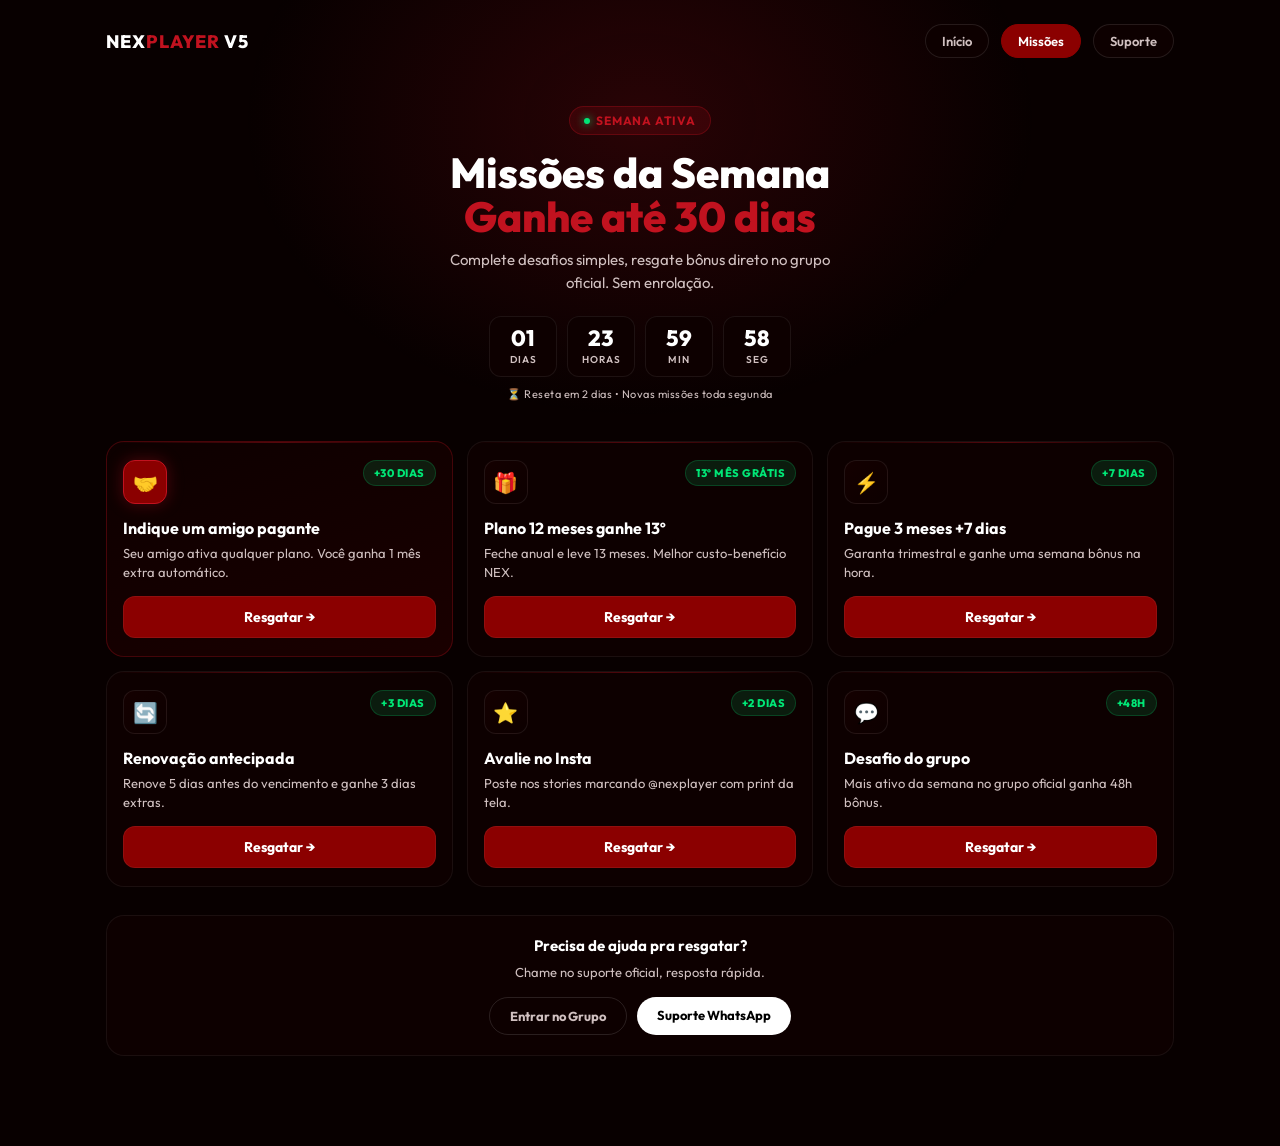
<file: missoes.html>
<!DOCTYPE html>
<html lang="pt-BR">
<head>
<meta charset="UTF-8"/>
<meta name="viewport" content="width=device-width, initial-scale=1.0"/>
<title>NEX PLAYER V5 - Missões da Semana</title>
<link href="https://fonts.googleapis.com/css2?family=Outfit:wght@400;600;700;800&display=swap" rel="stylesheet"/>
<style>
/* ===== RESET & VARS V5 ===== */
:root{
  --bg:#080000;
  --card:#0D0000;
  --card2:#140000;
  --red:#8B0000;
  --red2:#C1121F;
  --text:#FFFFFF;
  --text2:#D0C0C0;
  --green:#00E676;
  --green-bg:rgba(0,230,118,0.12);
  --radius:18px;
}
*{margin:0;padding:0;box-sizing:border-box}
body{
  background:var(--bg);
  color:var(--text);
  font-family:'Outfit',sans-serif;
  min-height:100vh;
  overflow-x:hidden;
  -webkit-font-smoothing:antialiased;
}
/* glow sutil só css */
body::before{
  content:'';
  position:fixed;top:-20%;left:50%;transform:translateX(-50%);
  width:800px;height:600px;
  background:radial-gradient(ellipse, rgba(193,18,31,0.18) 0%, transparent 70%);
  pointer-events:none;z-index:0;
}
a{text-decoration:none;color:inherit}

/* ===== HEADER ===== */
.header{
  position:relative;z-index:1;
  padding:24px 16px 12px;
  max-width:1100px;margin:0 auto;
}
.top-nav{
  display:flex;justify-content:space-between;align-items:center;
  margin-bottom:28px;
}
.logo{font-weight:800;font-size:18px;letter-spacing:1px}
.logo span{color:var(--red2)}
.nav-links{display:flex;gap:12px}
.nav-btn{
  padding:8px 16px;border-radius:999px;
  border:1px solid rgba(255,255,255,0.1);
  background:var(--card);color:var(--text2);
  font-size:13px;font-weight:600;
  transition:.2s;
}
.nav-btn:hover{border-color:var(--red2);color:var(--text)}
.nav-btn.active{background:var(--red);color:#fff;border-color:var(--red)}

/* ===== HERO ===== */
.hero{
  text-align:center;
  padding:8px 16px 24px;
  position:relative;z-index:1;
}
.badge{
  display:inline-flex;align-items:center;gap:6px;
  background:rgba(193,18,31,0.15);
  border:1px solid rgba(193,18,31,0.3);
  color:var(--red2);
  padding:6px 14px;border-radius:999px;
  font-size:12px;font-weight:700;letter-spacing:.8px;
  margin-bottom:16px;
}
.badge-dot{
  width:6px;height:6px;background:var(--green);
  border-radius:50%;box-shadow:0 0 8px var(--green);
}
.hero h1{
  font-size:clamp(28px,6vw,42px);
  font-weight:800;line-height:1.05;
  margin-bottom:10px;
}
.hero h1 em{font-style:normal;color:var(--red2)}
.hero p{color:var(--text2);font-size:15px;max-width:420px;margin:0 auto 22px;line-height:1.5}

/* timer */
.timer-wrap{
  display:flex;justify-content:center;gap:10px;
  margin:0 auto 8px;
}
.t-box{
  background:var(--card);
  border:1px solid rgba(255,255,255,0.07);
  border-radius:12px;
  min-width:68px;padding:10px 8px;
  text-align:center;
}
.t-box strong{
  display:block;font-size:22px;font-weight:800;
  color:#fff;line-height:1;
}
.t-box span{
  display:block;margin-top:4px;
  font-size:10px;font-weight:600;letter-spacing:1px;
  color:var(--text2);text-transform:uppercase;
}
.timer-label{
  font-size:11px;color:var(--text2);letter-spacing:.5px;
  margin-top:10px;
}

/* ===== GRID ===== */
.main{
  position:relative;z-index:1;
  max-width:1100px;margin:0 auto;
  padding:16px 16px 90px;
}
.grid{
  display:grid;
  grid-template-columns:1fr;
  gap:14px;
}
@media(min-width:600px){.grid{grid-template-columns:1fr 1fr}}
@media(min-width:900px){.grid{grid-template-columns:1fr 1fr 1fr}}

/* card */
.card{
  background:var(--card);
  border:1px solid rgba(255,255,255,0.06);
  border-radius:var(--radius);
  padding:18px 16px;
  position:relative;
  overflow:hidden;
  transition:transform .2s, border-color .2s;
}
.card:hover{
  transform:translateY(-2px);
  border-color:rgba(193,18,31,0.35);
  box-shadow:0 8px 24px rgba(0,0,0,0.5), 0 0 0 1px rgba(193,18,31,0.15) inset;
}
.card::after{
  content:'';position:absolute;top:0;left:0;right:0;height:1px;
  background:linear-gradient(90deg,transparent,var(--red2),transparent);
  opacity:.4;
}
.card-top{
  display:flex;justify-content:space-between;align-items:flex-start;
  margin-bottom:14px;
}
.icon-box{
  width:44px;height:44px;border-radius:12px;
  background:linear-gradient(135deg, var(--card2), var(--card));
  border:1px solid rgba(255,255,255,0.08);
  display:flex;align-items:center;justify-content:center;
  font-size:20px;
}
.reward{
  background:var(--green-bg);
  border:1px solid rgba(0,230,118,0.2);
  color:var(--green);
  font-size:11px;font-weight:800;
  padding:5px 10px;border-radius:999px;
  letter-spacing:.5px;
}
.card h3{
  font-size:16px;font-weight:700;line-height:1.25;
  margin-bottom:6px;color:var(--text);
}
.card p{
  font-size:13px;color:var(--text2);
  line-height:1.45;min-height:38px;
  margin-bottom:14px;
}
.btn-resgatar{
  width:100%;display:flex;align-items:center;justify-content:center;gap:8px;
  background:var(--red);
  border:1px solid rgba(255,255,255,0.06);
  color:#fff;font-weight:700;font-size:14px;
  padding:11px;border-radius:12px;
  cursor:pointer;transition:.2s;
}
.btn-resgatar:hover{background:var(--red2);box-shadow:0 0 18px rgba(193,18,31,0.4)}
.btn-resgatar:active{transform:scale(.98)}

/* destaque principal */
.card.featured{
  background:linear-gradient(160deg, var(--card) 0%, #1A0000 100%);
  border-color:rgba(193,18,31,0.3);
}
.card.featured .icon-box{
  background:var(--red);
  border-color:var(--red2);
  box-shadow:0 0 16px rgba(193,18,31,0.35);
}

/* ===== FOOTER CTA ===== */
.cta-footer{
  margin-top:28px;text-align:center;
  padding:20px;background:var(--card);
  border:1px solid rgba(255,255,255,0.06);
  border-radius:var(--radius);
}
.cta-footer h4{font-size:15px;margin-bottom:6px}
.cta-footer span{font-size:13px;color:var(--text2)}
.cta-actions{display:flex;gap:10px;justify-content:center;margin-top:16px;flex-wrap:wrap}
.btn-outline,.btn-solid{
  padding:10px 20px;border-radius:999px;
  font-size:13px;font-weight:700;transition:.2s;
}
.btn-outline{border:1px solid rgba(255,255,255,0.12);color:var(--text2);background:transparent}
.btn-outline:hover{border-color:#fff;color:#fff}
.btn-solid{background:#fff;color:#000}
.btn-solid:hover{background:var(--text2)}
</style>
</head>
<body>

<header class="header">
  <div class="top-nav">
    <div class="logo">NEX<span>PLAYER</span> V5</div>
    <div class="nav-links">
      <a class="nav-btn" href="index.html">Início</a>
      <a class="nav-btn active" href="missoes.html">Missões</a>
      <a class="nav-btn" href="https://wa.me/5535991148346" target="_blank">Suporte</a>
    </div>
  </div>
</header>

<section class="hero">
  <div class="badge"><div class="badge-dot"></div> SEMANA ATIVA</div>
  <h1>Missões da Semana<br><em>Ganhe até 30 dias</em></h1>
  <p>Complete desafios simples, resgate bônus direto no grupo oficial. Sem enrolação.</p>

  <!-- Timer 2 dias -->
  <div class="timer-wrap" id="timer">
    <div class="t-box"><strong id="d">02</strong><span>Dias</span></div>
    <div class="t-box"><strong id="h">00</strong><span>Horas</span></div>
    <div class="t-box"><strong id="m">00</strong><span>Min</span></div>
    <div class="t-box"><strong id="s">00</strong><span>Seg</span></div>
  </div>
  <div class="timer-label">⏳ Reseta em 2 dias • Novas missões toda segunda</div>
</section>

<main class="main">
  <div class="grid">
    <!-- 1 -->
    <div class="card featured">
      <div class="card-top">
        <div class="icon-box">🤝</div>
        <div class="reward">+30 DIAS</div>
      </div>
      <h3>Indique um amigo pagante</h3>
      <p>Seu amigo ativa qualquer plano. Você ganha 1 mês extra automático.</p>
      <a class="btn-resgatar" href="https://chat.whatsapp.com/EGGDGtcvvYp40EY1rYvP28" target="_blank">Resgatar →</a>
    </div>
    <!-- 2 -->
    <div class="card">
      <div class="card-top">
        <div class="icon-box">🎁</div>
        <div class="reward">13º MÊS GRÁTIS</div>
      </div>
      <h3>Plano 12 meses ganhe 13º</h3>
      <p>Feche anual e leve 13 meses. Melhor custo-benefício NEX.</p>
      <a class="btn-resgatar" href="https://chat.whatsapp.com/EGGDGtcvvYp40EY1rYvP28" target="_blank">Resgatar →</a>
    </div>
    <!-- 3 -->
    <div class="card">
      <div class="card-top">
        <div class="icon-box">⚡</div>
        <div class="reward">+7 DIAS</div>
      </div>
      <h3>Pague 3 meses +7 dias</h3>
      <p>Garanta trimestral e ganhe uma semana bônus na hora.</p>
      <a class="btn-resgatar" href="https://chat.whatsapp.com/EGGDGtcvvYp40EY1rYvP28" target="_blank">Resgatar →</a>
    </div>
    <!-- 4 -->
    <div class="card">
      <div class="card-top">
        <div class="icon-box">🔄</div>
        <div class="reward">+3 DIAS</div>
      </div>
      <h3>Renovação antecipada</h3>
      <p>Renove 5 dias antes do vencimento e ganhe 3 dias extras.</p>
      <a class="btn-resgatar" href="https://chat.whatsapp.com/EGGDGtcvvYp40EY1rYvP28" target="_blank">Resgatar →</a>
    </div>
    <!-- 5 -->
    <div class="card">
      <div class="card-top">
        <div class="icon-box">⭐</div>
        <div class="reward">+2 DIAS</div>
      </div>
      <h3>Avalie no Insta</h3>
      <p>Poste nos stories marcando @nexplayer com print da tela.</p>
      <a class="btn-resgatar" href="https://chat.whatsapp.com/EGGDGtcvvYp40EY1rYvP28" target="_blank">Resgatar →</a>
    </div>
    <!-- 6 -->
    <div class="card">
      <div class="card-top">
        <div class="icon-box">💬</div>
        <div class="reward">+48H</div>
      </div>
      <h3>Desafio do grupo</h3>
      <p>Mais ativo da semana no grupo oficial ganha 48h bônus.</p>
      <a class="btn-resgatar" href="https://chat.whatsapp.com/EGGDGtcvvYp40EY1rYvP28" target="_blank">Resgatar →</a>
    </div>
  </div>

  <div class="cta-footer">
    <h4>Precisa de ajuda pra resgatar?</h4>
    <span>Chame no suporte oficial, resposta rápida.</span>
    <div class="cta-actions">
      <a class="btn-outline" href="https://chat.whatsapp.com/EGGDGtcvvYp40EY1rYvP28" target="_blank">Entrar no Grupo</a>
      <a class="btn-solid" href="https://wa.me/5535991148346" target="_blank">Suporte WhatsApp</a>
    </div>
  </div>
</main>

<script>
// Timer simples 2 dias - leve, 1 interval, sem loops pesados
(function(){
  const STORAGE_KEY='nex_missoes_deadline';
  let deadline = localStorage.getItem(STORAGE_KEY);
  if(!deadline){
    deadline = Date.now() + 2*24*60*60*1000; // 2 dias
    localStorage.setItem(STORAGE_KEY, deadline);
  }else{
    deadline = parseInt(deadline,10);
    // se expirou, renova
    if(Date.now() > deadline){
      deadline = Date.now() + 2*24*60*60*1000;
      localStorage.setItem(STORAGE_KEY, deadline);
    }
  }
  function pad(n){return String(n).padStart(2,'0')}
  function tick(){
    const diff = deadline - Date.now();
    if(diff<=0){
      deadline = Date.now() + 2*24*60*60*1000;
      localStorage.setItem(STORAGE_KEY, deadline);
      return;
    }
    const d=Math.floor(diff/86400000);
    const h=Math.floor((diff%86400000)/3600000);
    const m=Math.floor((diff%3600000)/60000);
    const s=Math.floor((diff%60000)/1000);
    document.getElementById('d').textContent=pad(d);
    document.getElementById('h').textContent=pad(h);
    document.getElementById('m').textContent=pad(m);
    document.getElementById('s').textContent=pad(s);
  }
  tick();
  setInterval(tick,1000); // único interval
})();
</script>
</body>
</html>
</file>
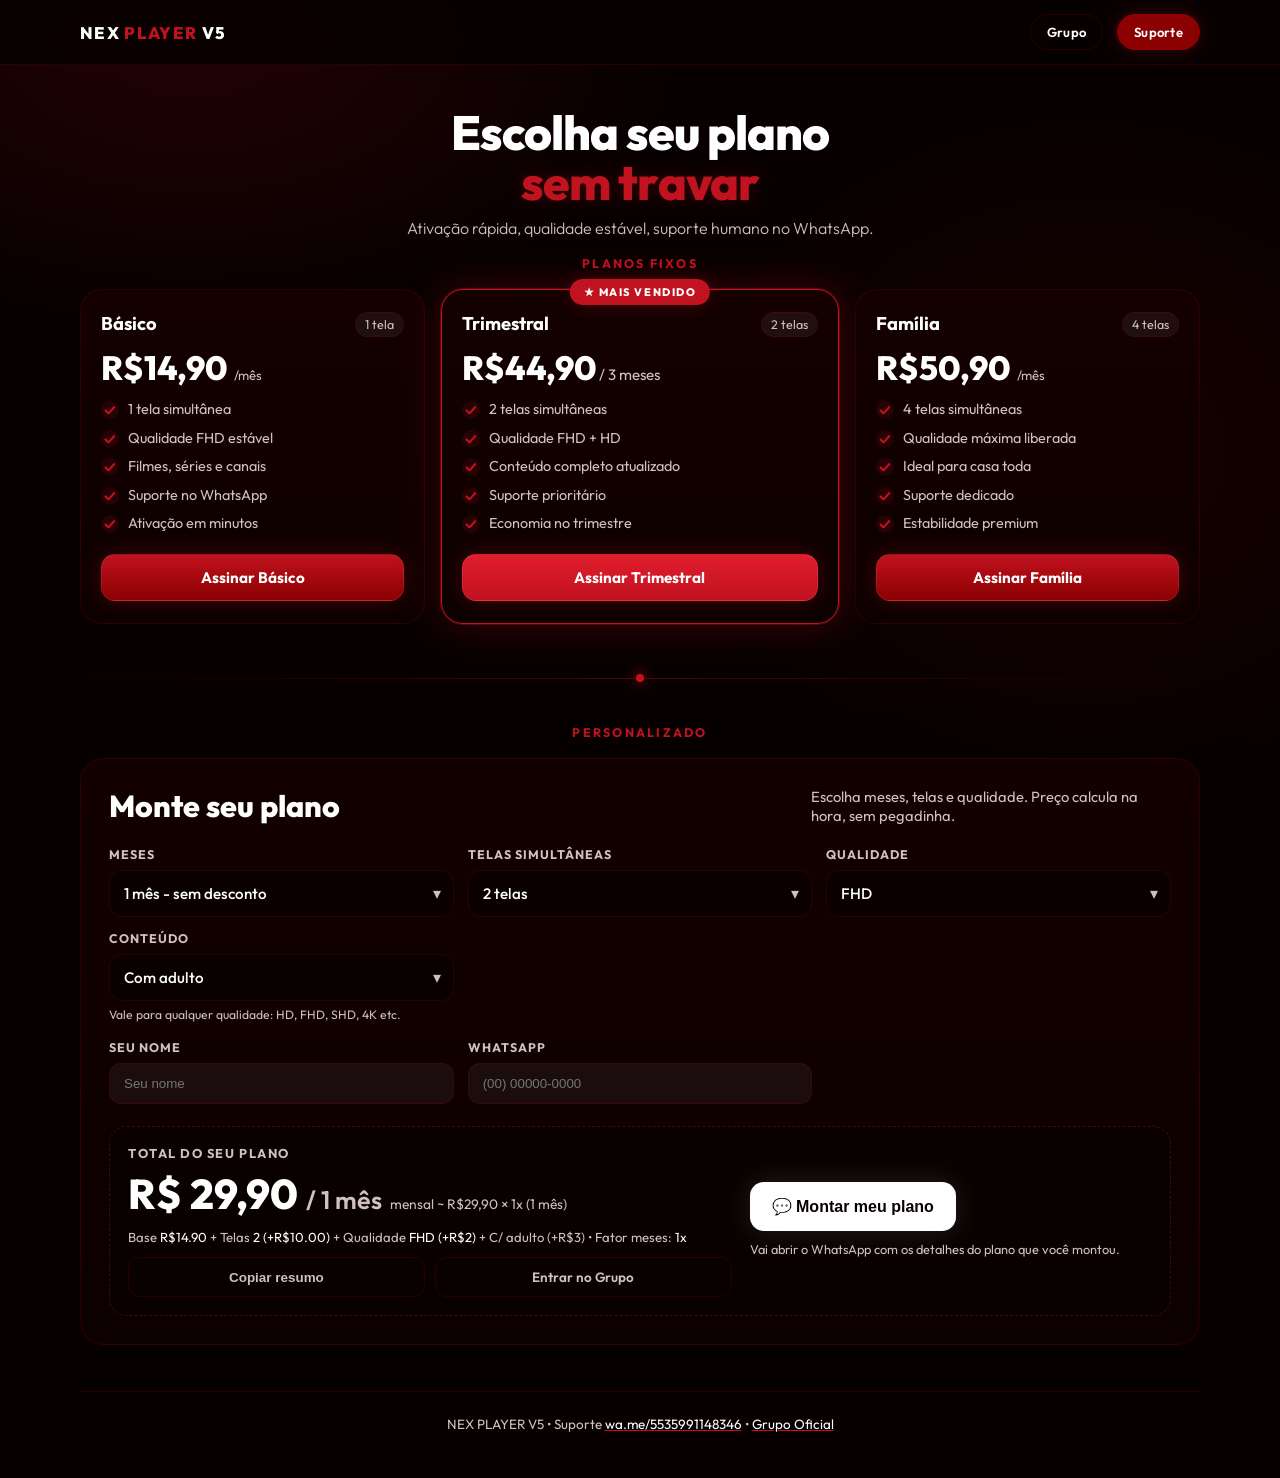
<file: planos.html>
<!DOCTYPE html>
<html lang="pt-BR">
<head>
<meta charset="UTF-8">
<meta name="viewport" content="width=device-width, initial-scale=1.0">
<title>Planos - NEX PLAYER V5</title>
<link rel="preconnect" href="https://fonts.googleapis.com">
<link href="https://fonts.googleapis.com/css2?family=Outfit:wght@300;400;500;600;700;800&display=swap" rel="stylesheet">
<style>
/* ===== RESET E VARS V5 ===== */
:root{
  --bg:#080000;
  --card:#0D0000;
  --card-2:#140000;
  --red:#8B0000;
  --red2:#C1121F;
  --red-glow:rgba(193,18,31,.28);
  --text:#FFFFFF;
  --text-2:#D0C0C0;
  --border:rgba(139,0,0,.25);
  --border-2:rgba(193,18,31,.35);
}
*{margin:0;padding:0;box-sizing:border-box}
body{
  background:var(--bg);
  color:var(--text);
  font-family:'Outfit',sans-serif;
  -webkit-font-smoothing:antialiased;
  overflow-x:hidden;
}
/* glow leve só CSS */
body::before{
  content:"";
  position:fixed; inset:0;
  background:
    radial-gradient(700px 400px at 15% 5%, rgba(193,18,31,.14), transparent 70%),
    radial-gradient(600px 500px at 85% 50%, rgba(139,0,0,.12), transparent 70%);
  pointer-events:none; z-index:-1;
}
a{color:inherit;text-decoration:none}
.container{width:min(1120px,92%); margin:0 auto}

/* ===== HEADER ===== */
.topbar{
  position:sticky; top:0; z-index:10;
  background:rgba(8,0,0,.85);
  backdrop-filter:blur(10px);
  border-bottom:1px solid var(--border);
}
.topbar-inner{
  display:flex; align-items:center; justify-content:space-between;
  padding:14px 0;
}
.logo{
  font-weight:800; letter-spacing:.08em; font-size:1.05rem;
}
.logo span{color:var(--red2)}
.nav{display:flex; gap:14px; align-items:center}
.btn-ghost, .btn-support{
  font-size:.82rem; font-weight:600; letter-spacing:.02em;
  padding:9px 16px; border-radius:999px; border:1px solid var(--border);
  transition:.2s;
}
.btn-ghost:hover{border-color:var(--red2); color:var(--text)}
.btn-support{
  background:var(--red); border-color:var(--red);
  box-shadow:0 0 18px var(--red-glow);
}
.btn-support:hover{background:var(--red2); box-shadow:0 0 26px var(--red-glow)}

/* ===== HERO ===== */
.hero{padding:42px 0 18px; text-align:center}
.hero h1{
  font-size:clamp(1.9rem,5vw,3rem); font-weight:800; line-height:1.05;
  letter-spacing:-.02em;
}
.hero h1 i{font-style:normal; color:var(--red2); text-shadow:0 0 18px var(--red-glow)}
.hero p{color:var(--text-2); margin-top:10px; font-size:1rem; font-weight:300}

/* ===== PARTE 1 - PLANOS FIXOS ===== */
.section-label{
  font-size:.78rem; letter-spacing:.18em; text-transform:uppercase;
  color:var(--red2); font-weight:700; margin-bottom:18px; text-align:center;
}
.plans-grid{
  display:grid; grid-template-columns:1fr; gap:16px;
}
@media(min-width:760px){ .plans-grid{grid-template-columns:1fr 1.15fr 1fr; align-items:start} }

.card{
  background:linear-gradient(180deg,var(--card-2),var(--card));
  border:1px solid var(--border);
  border-radius:22px;
  padding:22px 20px;
  position:relative;
  transition:.22s;
}
.card:hover{border-color:var(--border-2); box-shadow:0 0 0 1px var(--border-2),0 12px 40px rgba(0,0,0,.5),0 0 30px var(--red-glow)}
.card.featured{
  border-color:var(--red2);
  box-shadow:0 0 0 1px rgba(193,18,31,.35),0 0 40px var(--red-glow);
}
.badge{
  position:absolute; top:-11px; left:50%; transform:translateX(-50%);
  background:var(--red2); color:#fff;
  font-size:.68rem; font-weight:800; letter-spacing:.14em;
  padding:6px 14px; border-radius:999px;
  box-shadow:0 0 18px var(--red-glow); white-space:nowrap;
}
.card-head{display:flex; justify-content:space-between; align-items:flex-start; margin-bottom:8px}
.card-name{font-size:1.15rem; font-weight:700}
.card-telas{font-size:.78rem; color:var(--text-2); background:rgba(255,255,255,.06); border:1px solid var(--border); padding:4px 9px; border-radius:999px}
.price{display:flex; align-items:baseline; gap:2px; margin:14px 0 16px}
.price b{font-size:2.1rem; font-weight:800; line-height:1}
.price span{font-size:.95rem; color:var(--text-2)}
.price small{font-size:.82rem; color:var(--text-2); margin-left:4px}
.benef-list{list-style:none; display:grid; gap:9px; margin-bottom:20px}
.benef-list li{
  display:flex; gap:9px; align-items:flex-start;
  font-size:.9rem; color:var(--text-2); line-height:1.35;
}
.benef-list li::before{
  content:"✓"; color:var(--red2); font-weight:800; font-size:.86rem; margin-top:1px;
  width:18px; height:18px; display:grid; place-items:center;
  background:rgba(193,18,31,.13); border-radius:50%; flex:0 0 18px;
}
.btn-primary{
  width:100%; display:flex; justify-content:center; align-items:center;
  gap:8px; padding:13px 18px; border-radius:14px;
  background:linear-gradient(180deg,var(--red2),var(--red));
  color:#fff; font-weight:700; font-size:.95rem;
  border:1px solid rgba(255,255,255,.08);
  box-shadow:0 0 22px var(--red-glow);
  transition:.2s;
}
.btn-primary:hover{filter:brightness(1.1); box-shadow:0 0 32px var(--red-glow); transform:translateY(-1px)}
.btn-primary:active{transform:translateY(0)}
.card.featured .btn-primary{background:linear-gradient(180deg,#E11D2D,var(--red2))}

/* ===== DIVISOR ===== */
.divider{
  margin:54px 0 46px; height:1px;
  background:linear-gradient(90deg,transparent,var(--border),rgba(193,18,31,.35),var(--border),transparent);
  position:relative;
}
.divider::after{
  content:""; position:absolute; left:50%; top:50%; transform:translate(-50%,-50%);
  width:8px; height:8px; background:var(--red2); border-radius:50%;
  box-shadow:0 0 12px var(--red2);
}

/* ===== PARTE 2 - MONTADOR ===== */
.builder{
  background:linear-gradient(180deg,rgba(20,0,0,.9),var(--card));
  border:1px solid var(--border);
  border-radius:24px;
  padding:24px 20px;
  box-shadow:0 20px 60px rgba(0,0,0,.5);
}
@media(min-width:900px){ .builder{padding:28px 28px} }
.builder-head{
  display:flex; flex-wrap:wrap; justify-content:space-between; gap:12px; align-items:center;
  margin-bottom:22px;
}
.builder-head h2{font-size:clamp(1.4rem,3.5vw,1.9rem); font-weight:800}
.builder-head p{color:var(--text-2); font-size:.92rem; max-width:36ch}
.builder-grid{
  display:grid; gap:14px;
}
@media(min-width:760px){ .builder-grid{grid-template-columns:1fr 1fr 1fr} }

.field label{
  display:block; font-size:.78rem; font-weight:700; letter-spacing:.08em;
  text-transform:uppercase; color:var(--text-2); margin-bottom:8px;
}
.select-wrap{position:relative}
.select-wrap select{
  width:100%; appearance:none;
  background:rgba(0,0,0,.4);
  border:1px solid var(--border);
  color:var(--text);
  padding:13px 38px 13px 14px;
  border-radius:13px; font-family:inherit; font-size:.95rem; font-weight:500;
  outline:none; transition:.18s;
}
.select-wrap select:focus{border-color:var(--red2); box-shadow:0 0 0 3px rgba(193,18,31,.18)}
.select-wrap::after{
  content:"▾"; position:absolute; right:13px; top:50%; transform:translateY(-50%);
  color:var(--text-2); pointer-events:none;
}
.select-wrap select option{background:#140000; color:#fff}

/* resultado */
.result{
  margin-top:22px;
  display:grid; gap:18px;
  background:rgba(0,0,0,.35);
  border:1px dashed rgba(193,18,31,.35);
  border-radius:18px; padding:18px;
}
@media(min-width:760px){ .result{grid-template-columns:1.2fr .8fr; align-items:center} }
.total-label{font-size:.8rem; letter-spacing:.12em; text-transform:uppercase; color:var(--text-2); font-weight:700}
.total-price{display:flex; align-items:baseline; gap:8px; flex-wrap:wrap; margin-top:6px}
.total-price b{font-size:clamp(1.9rem,4vw,2.6rem); font-weight:800; color:#fff}
.total-price b small{font-weight:700; font-size:1rem}
.total-price em{font-style:normal; color:var(--text-2); font-size:.86rem}
.breakdown{font-size:.82rem; color:var(--text-2); line-height:1.5; margin-top:8px}
.breakdown span{color:var(--text)}
.btn-build{
  display:flex; justify-content:center; align-items:center; gap:10px;
  padding:15px 22px; border-radius:14px;
  background:#fff; color:#080000; font-weight:800; font-size:1rem;
  border:none; cursor:pointer; transition:.2s;
  box-shadow:0 0 30px rgba(255,255,255,.12);
}
.btn-build:hover{transform:translateY(-1px); box-shadow:0 8px 30px rgba(255,255,255,.18)}
.btn-group{display:flex; gap:10px; margin-top:10px}
.btn-ghost-sm{
  flex:1; padding:11px; border-radius:12px;
  border:1px solid var(--border); background:transparent;
  color:var(--text-2); font-weight:600; font-size:.84rem; cursor:pointer;
}

/* footer */
.footer{
  margin-top:46px; padding:24px 0 46px;
  border-top:1px solid var(--border);
  text-align:center; color:var(--text-2); font-size:.84rem;
}
.footer a{color:var(--text); text-decoration:underline; text-decoration-color:var(--red2)}
</style>
</head>
<body>

<!-- TOPBAR -->
<header class="topbar">
  <div class="container topbar-inner">
    <div class="logo">NEX <span>PLAYER</span> V5</div>
    <nav class="nav">
      <a class="btn-ghost" href="https://chat.whatsapp.com/EGGDGtcvvYp40EY1rYvP28" target="_blank" rel="noopener">Grupo</a>
      <a class="btn-support" href="https://wa.me/5535991148346" target="_blank" rel="noopener">Suporte</a>
    </nav>
  </div>
</header>

<main class="container">
  <!-- HERO -->
  <section class="hero">
    <h1>Escolha seu plano <br><i>sem travar</i></h1>
    <p>Ativação rápida, qualidade estável, suporte humano no WhatsApp.</p>
  </section>

  <!-- PARTE 1 : 3 CARDS FIXOS -->
  <p class="section-label">Planos Fixos</p>
  <section class="plans-grid" id="planos-fixos">

    <!-- Básico -->
    <article class="card">
      <div class="card-head">
        <div class="card-name">Básico</div>
        <div class="card-telas">1 tela</div>
      </div>
      <div class="price"><b>R$14,90</b><small>/mês</small></div>
      <ul class="benef-list">
        <li>1 tela simultânea</li>
        <li>Qualidade FHD estável</li>
        <li>Filmes, séries e canais</li>
        <li>Suporte no WhatsApp</li>
        <li>Ativação em minutos</li>
      </ul>
      <a class="btn-primary" data-plano="Básico - R$14,90 - 1 tela / mês"
         href="https://wa.me/5535991148346?text=Ol%C3%A1%21%20Quero%20o%20plano%20B%C3%A1sico%20R%24%2014%2C90%20-%201%20tela%20por%20m%C3%AAs%20%7C%20NEX%20PLAYER%20V5" target="_blank" rel="noopener">
         Assinar Básico
      </a>
    </article>

    <!-- Trimestral - MAIS VENDIDO -->
    <article class="card featured">
      <div class="badge">★ MAIS VENDIDO</div>
      <div class="card-head">
        <div class="card-name">Trimestral</div>
        <div class="card-telas">2 telas</div>
      </div>
      <div class="price"><b>R$44,90</b><span> / 3 meses</span></div>
      <ul class="benef-list">
        <li>2 telas simultâneas</li>
        <li>Qualidade FHD + HD</li>
        <li>Conteúdo completo atualizado</li>
        <li>Suporte prioritário</li>
        <li>Economia no trimestre</li>
      </ul>
      <a class="btn-primary" data-plano="Trimestral - R$44,90 - 2 telas / 3 meses"
         href="https://wa.me/5535991148346?text=Ol%C3%A1%21%20Quero%20o%20plano%20Trimestral%20R%24%2044%2C90%20-%202%20telas%20por%203%20meses%20%7C%20NEX%20PLAYER%20V5" target="_blank" rel="noopener">
         Assinar Trimestral
      </a>
    </article>

    <!-- Família -->
    <article class="card">
      <div class="card-head">
        <div class="card-name">Família</div>
        <div class="card-telas">4 telas</div>
      </div>
      <div class="price"><b>R$50,90</b><small>/mês</small></div>
      <ul class="benef-list">
        <li>4 telas simultâneas</li>
        <li>Qualidade máxima liberada</li>
        <li>Ideal para casa toda</li>
        <li>Suporte dedicado</li>
        <li>Estabilidade premium</li>
      </ul>
      <a class="btn-primary" data-plano="Família - R$50,90 - 4 telas / mês"
         href="https://wa.me/5535991148346?text=Ol%C3%A1%21%20Quero%20o%20plano%20Fam%C3%ADlia%20R%24%2050%2C90%20-%204%20telas%20por%20m%C3%AAs%20%7C%20NEX%20PLAYER%20V5" target="_blank" rel="noopener">
         Assinar Família
      </a>
    </article>
  </section>

  <!-- DIVISOR -->
  <div class="divider" aria-hidden="true"></div>

  <!-- PARTE 2 : MONTADOR -->
  <p class="section-label">Personalizado</p>
  <section class="builder" id="builder">
    <div class="builder-head">
      <h2>Monte seu plano</h2>
      <p>Escolha meses, telas e qualidade. Preço calcula na hora, sem pegadinha.</p>
    </div>

    <div class="builder-grid">
      <!-- meses -->
      <div class="field">
        <label for="meses">Meses</label>
        <div class="select-wrap">
          <select id="meses">
            <option value="1">1 mês - sem desconto</option>
            <option value="3">3 meses - economize</option>
            <option value="6">6 meses - melhor preço</option>
            <option value="12">12 meses - máximo desconto</option>
          </select>
        </div>
      </div>

      <!-- telas -->
      <div class="field">
        <label for="telas">Telas simultâneas</label>
        <div class="select-wrap">
          <select id="telas">
            <option value="1">1 tela</option>
            <option value="2" selected>2 telas</option>
            <option value="3">3 telas</option>
            <option value="4">4 telas</option>
          </select>
        </div>
      </div>

      <!-- qualidade -->
      <div class="field">
        <label for="qualidade">Qualidade</label>
        <div class="select-wrap">
          <select id="qualidade">
            <option value="sd">SD</option>
            <option value="fhd" selected>FHD</option>
            <option value="hd">HD</option>
            <option value="shd">SHD</option>
            <option value="4k">4K</option>
            <option value="all">Todas (SD + FHD + HD + SHD + 4K)</option>
          </select>
        </div>
      </div>
      <!-- adulto -->
      <div class="field">
        <label for="adulto">Conteúdo</label>
        <div class="select-wrap">
          <select id="adulto">
            <option value="sem">Sem adulto</option>
            <option value="com" selected>Com adulto</option>
          </select>
        </div>
        <small style="color:var(--text-2);font-size:.76rem;margin-top:6px;display:block">Vale para qualquer qualidade: HD, FHD, SHD, 4K etc.</small>
      </div>
    </div>
    <!-- form mesmo do teste -->
    <div class="builder-grid" style="margin-top:18px">
      <div class="field"><label for="nome">Seu nome</label><input id="nome" placeholder="Seu nome" style="width:100%;padding:12px 14px;border-radius:12px;border:1px solid var(--border);background:rgba(255,255,255,.05);color:#fff"></div>
      <div class="field"><label for="zap">WhatsApp</label><input id="zap" placeholder="(00) 00000-0000" style="width:100%;padding:12px 14px;border-radius:12px;border:1px solid var(--border);background:rgba(255,255,255,.05);color:#fff"></div>
    </div>

    <!-- resultado -->
    <div class="result">
      <div>
        <div class="total-label">Total do seu plano</div>
        <div class="total-price">
          <b id="totalPrice">R$ 24,90</b>
          <em id="totalSub">/ 1 mês</em>
        </div>
        <div class="breakdown" id="breakdown">
          base R$14,90 + telas + qualidade • desconto aplicado nos meses
        </div>
        <div class="btn-group">
          <button class="btn-ghost-sm" id="btnCopy">Copiar resumo</button>
          <a class="btn-ghost-sm" style="text-align:center" href="https://chat.whatsapp.com/EGGDGtcvvYp40EY1rYvP28" target="_blank" rel="noopener">Entrar no Grupo</a>
        </div>
      </div>
      <div>
        <button class="btn-build" id="btnBuild">💬 Montar meu plano</button>
        <p style="margin-top:10px;color:var(--text-2);font-size:.8rem;line-height:1.4">Vai abrir o WhatsApp com os detalhes do plano que você montou.</p>
      </div>
    </div>
  </section>

  <footer class="footer">
    NEX PLAYER V5 • Suporte <a href="https://wa.me/5535991148346" target="_blank">wa.me/5535991148346</a> •
    <a href="https://chat.whatsapp.com/EGGDGtcvvYp40EY1rYvP28" target="_blank">Grupo Oficial</a>
  </footer>
</main>

<script>
// ===== NEX PLAYER V5 - LÓGICA LEVE =====
const $ = (id)=>document.getElementById(id);
const mesesEl = $('meses');
const telasEl = $('telas');
const qualEl = $('qualidade');
const adultoEl = $('adulto');
const nomeEl = $('nome');
const zapEl = $('zap');
const totalEl = $('totalPrice');
const subEl = $('totalSub');
const breakEl = $('breakdown');

const BASE = 14.90;
const TELA_EXTRA = 10;
const QUAL_MAP = { sd:0, fhd:2, hd:5, shd:8, '4k':15, all:18 };
const QUAL_LABEL = { sd:'SD', fhd:'FHD', hd:'HD', shd:'SHD', '4k':'4K', all:'Todas (SD/FHD/HD/SHD/4K)' };
const MULT = { 1:1, 3:2.8, 6:5, 12:9 };

function calc(){
  const m = parseInt(mesesEl.value,10);
  const t = parseInt(telasEl.value,10);
  const q = qualEl.value;
  const adulto = adultoEl.value;

  const extraTelas = (t-1)*TELA_EXTRA;
  const extraQ = QUAL_MAP[q] || 0;
  const extraAdulto = adulto==='com' ? 3 : 0;
  const mensal = BASE + extraTelas + extraQ + extraAdulto;
  const mult = MULT[m] || 1;
  const total = mensal * mult;

  const mensalFmt = mensal.toLocaleString('pt-BR',{minimumFractionDigits:2});
  const totalFmt = total.toLocaleString('pt-BR',{minimumFractionDigits:2, maximumFractionDigits:2});

  totalEl.innerHTML = `R$ ${totalFmt} <small style="font-size:.6em;font-weight:600;color:var(--text-2)">/ ${m} ${m===1?'mês':'meses'}</small>`;
  subEl.textContent = `mensal ~ R$${mensalFmt} × ${mult}x (${m} ${m===1?'mês':'meses'})`;
  breakEl.innerHTML = `Base <span>R$${BASE.toFixed(2)}</span> + Telas <span>${t} (${t===1?'sem extra':'+R$'+extraTelas.toFixed(2)})</span> + Qualidade <span>${QUAL_LABEL[q]} ${extraQ?'(+R$'+extraQ+')':''}</span> + ${adulto==='com'?'C/ adulto (+R$3)':'S/ adulto'} • Fator meses: <span>${mult}x</span>`;

  return {m,t,q,adulto,mensal,mult,total,totalFmt,mensalFmt}
}
function buildWhatsLink(){
  const {m,t,q,adulto,totalFmt,mensalFmt} = calc();
  const nome = nomeEl.value.trim() || 'Cliente';
  const zap = zapEl.value.trim() || '';
  const adultoTxt = adulto==='com' ? '🔞 Com adulto' : '✅ Sem adulto';
  const qualTxt = QUAL_LABEL[q];
  const telasTxt = `${t} ${t==1?'tela simultânea':'telas simultâneas'}`;
  const mesesTxt = `${m} ${m==1?'mês':'meses'}`;
  // Formatação bonita para WhatsApp com *negrito* _itálico_ e emojis
  const msg = `🔥 *NOVO PEDIDO - NEX PLAYER* 🔥

👤 *Cliente:* ${nome}
📱 *WhatsApp:* ${zap || 'Não informado'}

━━━━━━━━━━━━━━━
📦 *PLANO PERSONALIZADO*
━━━━━━━━━━━━━━━
📅 *Duração:* ${mesesTxt}
📺 *Telas:* ${telasTxt}
🎬 *Qualidade:* *${qualTxt}*
${adultoTxt}

💰 *Valor mensal:* R$ ${mensalFmt}
💵 *TOTAL:* *R$ ${totalFmt}* _(${mesesTxt})_

━━━━━━━━━━━━━━━
✅ _Quero ativar agora!_
⚡️ _Me chama no suporte por favor!_`;

  return `https://wa.me/5535991148346?text=${encodeURIComponent(msg)}`;
}
let lastCalc = calc();
[mesesEl,telasEl,qualEl,adultoEl].forEach(el=>el.addEventListener('change',()=>{ lastCalc = calc(); }));

lastCalc = calc();

$('btnBuild').addEventListener('click',()=>{
  if(!nomeEl.value.trim()){ nomeEl.focus(); nomeEl.style.borderColor='var(--red2)'; return; }
  const link = buildWhatsLink();
  window.open(link,'_blank');
});
$('btnCopy').addEventListener('click',async()=>{
  const {m,t,q,adulto,totalFmt} = lastCalc;
  const adultoTxt = adulto==='com' ? 'C/ adulto' : 'S/ adulto';
  const txt = `NEX PLAYER V5 - Meu plano: ${m} meses | ${t} telas | ${QUAL_LABEL[q]} ${adultoTxt} | Total R$ ${totalFmt}`;
  try{ await navigator.clipboard.writeText(txt); $('btnCopy').textContent='Copiado!'; setTimeout(()=>$('btnCopy').textContent='Copiar resumo',1400);}catch(e){ alert(txt); }
});
</script>
</body>
</html>
</file>
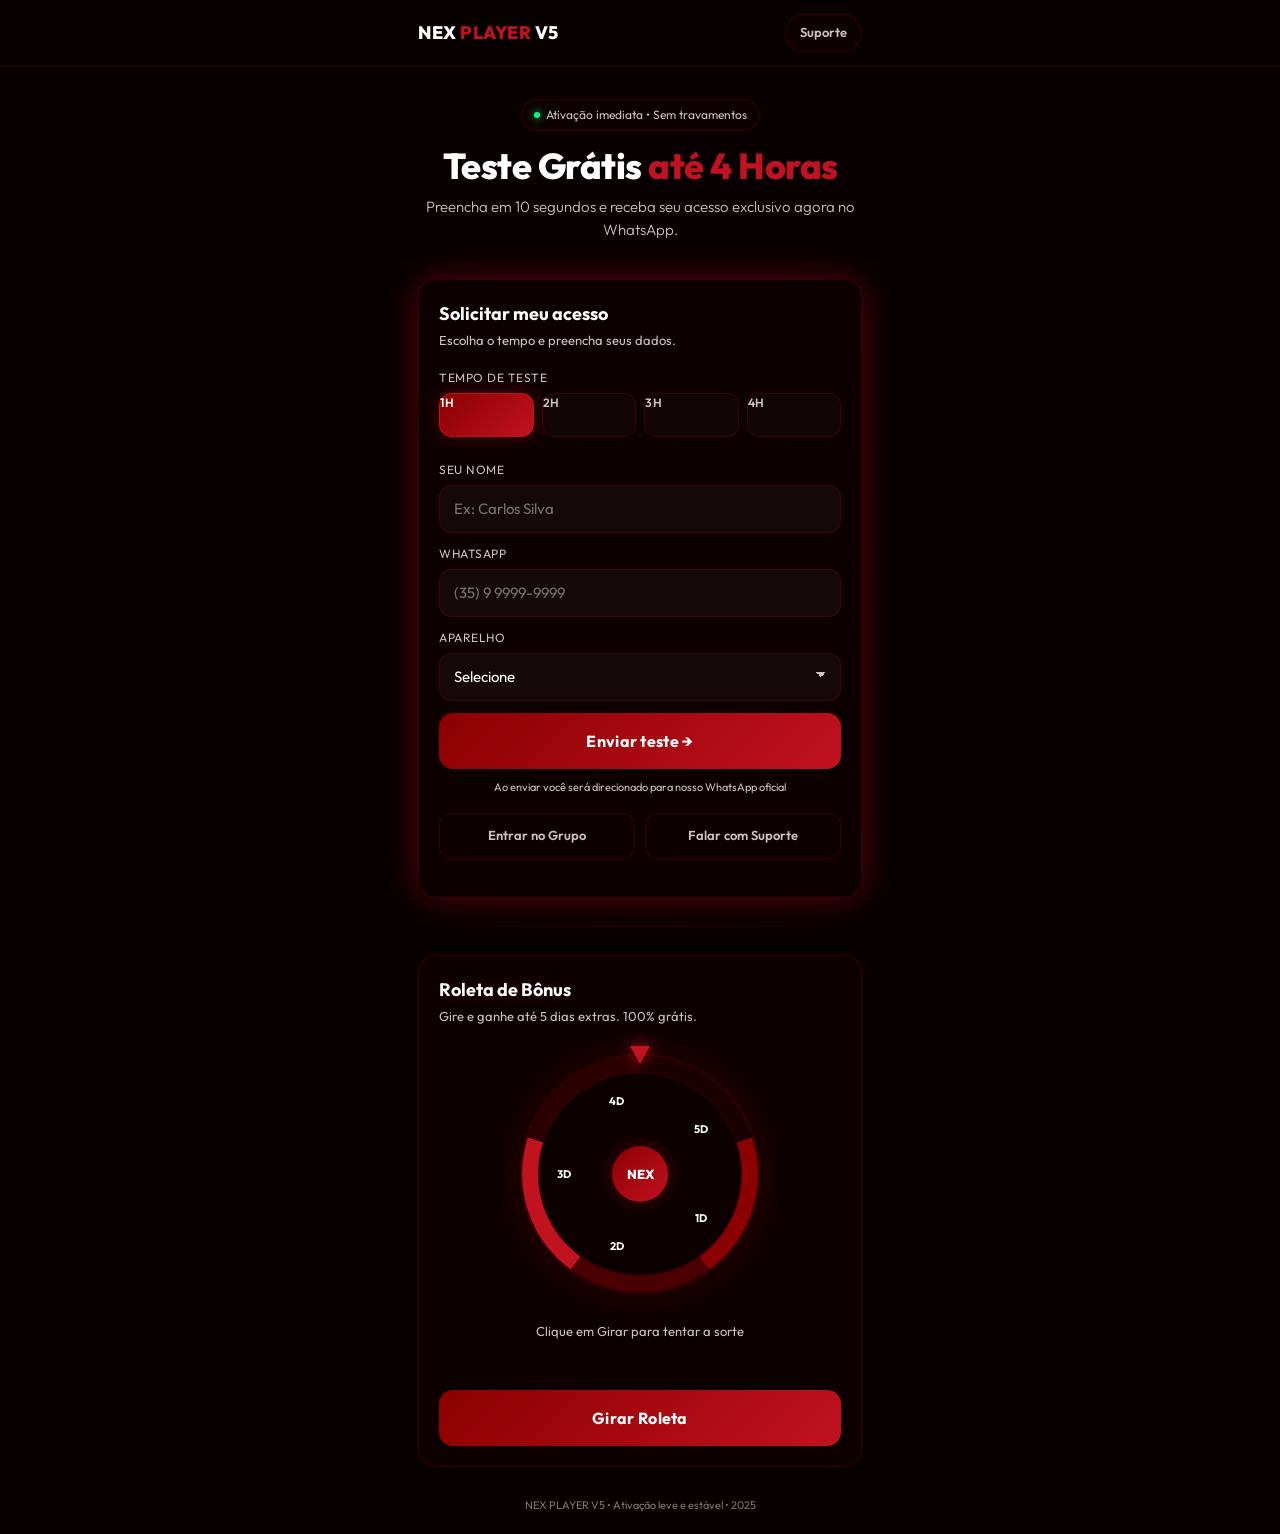
<file: teste.html>
<!DOCTYPE html>
<html lang="pt-BR">
<head>
<meta charset="UTF-8">
<meta name="viewport" content="width=device-width, initial-scale=1.0, maximum-scale=1.0">
<title>NEX PLAYER V5 - Teste Grátis até 4 Horas</title>
<link rel="preconnect" href="https://fonts.googleapis.com">
<link rel="preconnect" href="https://fonts.gstatic.com" crossorigin>
<link href="https://fonts.googleapis.com/css2?family=Outfit:wght@300;400;500;600;700;800&display=swap" rel="stylesheet">
<style>
/* NEX PLAYER V5 - RECONSTRUÇÃO TOTAL - SUPER LEVE */
:root{
  --bg:#080000;
  --card:#0D0000;
  --red:#8B0000;
  --red2:#C1121F;
  --red-glow:rgba(193,18,31,0.35);
  --text:#FFFFFF;
  --text2:#D0C0C0;
  --border:rgba(139,0,0,0.35);
  --radius:18px;
}
*{margin:0;padding:0;box-sizing:border-box}
html{scroll-behavior:smooth}
body{
  font-family:'Outfit',sans-serif;
  background:var(--bg);
  color:var(--text);
  line-height:1.5;
  overflow-x:hidden;
  -webkit-font-smoothing:antialiased;
}
/* glow sutil apenas css */
.glow{box-shadow:0 0 30px var(--red-glow), 0 0 60px rgba(139,0,0,0.15)}
.glow-text{text-shadow:0 0 20px var(--red-glow)}

.container{width:100%;max-width:480px;margin:0 auto;padding:0 18px}

/* HEADER */
header{
  padding:14px 0;
  border-bottom:1px solid var(--border);
  position:sticky;top:0;z-index:10;
  background:rgba(8,0,0,0.92);
  backdrop-filter:blur(10px);
}
.header-inner{display:flex;align-items:center;justify-content:space-between}
.logo{font-weight:800;font-size:18px;letter-spacing:0.5px}
.logo span{color:var(--red2)}
.btn-small{
  font-size:13px;font-weight:600;padding:8px 14px;border-radius:99px;
  border:1px solid var(--border);color:var(--text2);text-decoration:none;
  background:var(--card);transition:.2s
}
.btn-small:hover{border-color:var(--red2);color:#fff}

/* HERO */
.hero{padding:32px 0 18px;text-align:center}
.badge{
  display:inline-flex;gap:6px;align-items:center;
  background:var(--card);border:1px solid var(--border);
  padding:6px 12px;border-radius:99px;font-size:12px;color:var(--text2);
  margin-bottom:16px;
}
.badge i{width:6px;height:6px;background:#00FF88;border-radius:50%;display:inline-block;box-shadow:0 0 8px #00FF88}
h1{
  font-size:32px;line-height:1.05;font-weight:800;letter-spacing:-0.5px;
}
h1 em{font-style:normal;color:var(--red2)}
.hero p{color:var(--text2);font-size:15px;margin-top:12px;font-weight:300}

/* CARDS */
.card{
  background:var(--card);
  border:1px solid var(--border);
  border-radius:var(--radius);
  padding:20px;
  margin-top:20px;
}
.card-title{font-size:18px;font-weight:700;margin-bottom:4px}
.card-sub{font-size:13px;color:var(--text2);margin-bottom:18px}

/* FORM - RADIO TEMPO */
.tempo-group{display:grid;grid-template-columns:repeat(4,1fr);gap:8px;margin-bottom:18px}
.tempo-radio{position:relative}
.tempo-radio input{position:absolute;opacity:0;width:0;height:0}
.tempo-radio label{
  display:flex;align-items:center;justify-content:center;
  height:44px;border-radius:12px;
  border:1px solid var(--border);background:rgba(255,255,255,0.02);
  color:var(--text2);font-weight:600;font-size:14px;cursor:pointer;transition:.2s
}
.tempo-radio input:checked + label{
  background:linear-gradient(135deg,var(--red),var(--red2));
  border-color:var(--red2);color:#fff;
  box-shadow:0 0 18px var(--red-glow)
}

/* INPUTS */
.field{margin-bottom:12px}
.field label{font-size:12px;color:var(--text2);margin-bottom:6px;display:block;letter-spacing:.5px;text-transform:uppercase}
.input{
  width:100%;height:48px;border-radius:12px;
  border:1px solid var(--border);background:rgba(255,255,255,0.03);
  color:var(--text);font-family:inherit;font-size:15px;
  padding:0 14px;outline:none;transition:.2s
}
.input:focus{border-color:var(--red2);box-shadow:0 0 0 3px rgba(193,18,31,0.18)}
select.input{appearance:none;background-image:linear-gradient(45deg, transparent 50%, var(--text2) 50%), linear-gradient(135deg, var(--text2) 50%, transparent 50%);background-position:calc(100% - 19px) calc(50% - 2px), calc(100% - 14px) calc(50% - 2px);background-size:5px 5px,5px 5px;background-repeat:no-repeat;padding-right:38px}

/* BOTAO GRANDE */
.btn-main{
  width:100%;height:56px;border-radius:14px;border:none;
  background:linear-gradient(135deg,var(--red),var(--red2));
  color:#fff;font-family:inherit;font-weight:700;font-size:16px;letter-spacing:.3px;
  cursor:pointer;transition:.2s;display:flex;align-items:center;justify-content:center;gap:8px
}
.btn-main:hover{transform:translateY(-1px);box-shadow:0 10px 30px rgba(193,18,31,0.45)}
.btn-main:active{transform:translateY(0)}
.hint{font-size:11px;color:var(--text2);text-align:center;margin-top:10px}

/* DIVISOR */
.divider{height:1px;background:linear-gradient(90deg, transparent, var(--border), transparent);margin:28px 0}

/* ROLETA */
.roulette-wrap{display:flex;flex-direction:column;align-items:center}
.roulette-box{
  position:relative;width:240px;height:240px;margin:10px 0 18px;
  background:var(--bg);border-radius:50%;
  border:2px solid var(--border);
  box-shadow:0 0 40px rgba(139,0,0,0.25), inset 0 0 30px rgba(0,0,0,0.8)
}
#roulette{
  width:100%;height:100%;border-radius:50%;
  /* 5 premios */
  background:conic-gradient(
    #1a0000 0deg 72deg,
    #8B0000 72deg 144deg,
    #4a0000 144deg 216deg,
    #C1121F 216deg 288deg,
    #2a0000 288deg 360deg
  );
  transition:transform 4s cubic-bezier(0.15,0,0.15,1);
  position:relative;
  overflow:hidden;
}
#roulette::after{
  content:'';position:absolute;inset:16px;border-radius:50%;
  background:var(--card);border:1px solid var(--border)
}
.pointer{
  position:absolute;top:-10px;left:50%;transform:translateX(-50%);
  width:0;height:0;border-left:10px solid transparent;border-right:10px solid transparent;border-top:18px solid var(--red2);
  filter:drop-shadow(0 0 8px var(--red2));z-index:3
}
.roulette-labels{
  position:absolute;inset:0;z-index:2;pointer-events:none
}
.roulette-labels span{
  position:absolute;left:50%;top:50%;font-size:11px;font-weight:700;color:#fff;
  text-shadow:0 1px 4px #000;
}
.roulette-center{
  position:absolute;left:50%;top:50%;transform:translate(-50%,-50%);
  width:56px;height:56px;background:linear-gradient(135deg,var(--red),var(--red2));
  border-radius:50%;z-index:4;display:flex;align-items:center;justify-content:center;
  font-weight:800;font-size:13px;box-shadow:0 0 18px var(--red-glow)
}
.result-box{
  margin-top:6px;min-height:64px;text-align:center;
}
.result-box b{color:var(--red2);font-size:18px}
.btn-ghost{
  margin-top:12px;width:100%;height:48px;border-radius:12px;
  border:1px solid var(--border);background:transparent;
  color:var(--text2);font-family:inherit;font-weight:600;cursor:pointer;transition:.2s
}
.btn-ghost:hover{border-color:var(--red2);color:#fff}

/* LINKS FOOTER */
.footer-links{display:flex;gap:10px;margin:18px 0}
.footer-links a{
  flex:1;text-align:center;padding:12px;border-radius:12px;
  font-size:13px;font-weight:600;text-decoration:none;
  border:1px solid var(--border);color:var(--text2);background:var(--card)
}

/* TOAST */
#toast{
  position:fixed;left:14px;bottom:14px;z-index:99;
  background:var(--card);border:1px solid var(--border);
  padding:10px 14px;border-radius:12px;display:flex;gap:10px;align-items:center;
  transform:translateY(120px);opacity:0;transition:.4s;
  max-width:280px;box-shadow:0 10px 30px rgba(0,0,0,0.6)
}
#toast.show{transform:translateY(0);opacity:1}
#toast .dot{width:8px;height:8px;background:#00FF88;border-radius:50%;box-shadow:0 0 8px #00FF88;flex-shrink:0}
#toast p{font-size:12px;color:var(--text2);line-height:1.3}
#toast p strong{color:#fff;font-weight:600}

@media(min-width:520px){h1{font-size:36px}}
</style>
</head>
<body>

<header>
  <div class="container header-inner">
    <div class="logo">NEX <span>PLAYER</span> V5</div>
    <a class="btn-small" href="https://wa.me/5535991148346" target="_blank" rel="noopener">Suporte</a>
  </div>
</header>

<main class="container">

  <!-- HERO -->
  <section class="hero">
    <div class="badge"><i></i> Ativação imediata • Sem travamentos</div>
    <h1>Teste Grátis <em>até 4 Horas</em></h1>
    <p>Preencha em 10 segundos e receba seu acesso exclusivo agora no WhatsApp.</p>
  </section>

  <!-- FORM CARD -->
  <section class="card glow" id="formCard">
    <div class="card-title">Solicitar meu acesso</div>
    <div class="card-sub">Escolha o tempo e preencha seus dados.</div>

    <!-- TEMPO -->
    <div class="field">
      <label>Tempo de teste</label>
      <div class="tempo-group">
        <div class="tempo-radio"><input type="radio" name="tempo" id="t1" value="1h" checked><label for="t1">1h</label></div>
        <div class="tempo-radio"><input type="radio" name="tempo" id="t2" value="2h"><label for="t2">2h</label></div>
        <div class="tempo-radio"><input type="radio" name="tempo" id="t3" value="3h"><label for="t3">3h</label></div>
        <div class="tempo-radio"><input type="radio" name="tempo" id="t4" value="4h"><label for="t4">4h</label></div>
      </div>
    </div>

    <div class="field">
      <label>Seu nome</label>
      <input class="input" id="nome" type="text" placeholder="Ex: Carlos Silva" autocomplete="name">
    </div>

    <div class="field">
      <label>WhatsApp</label>
      <input class="input" id="zap" type="tel" placeholder="(35) 9 9999-9999" inputmode="tel">
    </div>

    <div class="field">
      <label>Aparelho</label>
      <select class="input" id="aparelho">
        <option value="" disabled selected>Selecione</option>
        <option>TV Box</option>
        <option>Fire Stick</option>
        <option>Samsung</option>
        <option>LG</option>
        <option>TCL</option>
        <option>Roku</option>
        <option>Android</option>
        <option>iPhone</option>
      </select>
    </div>

    <button class="btn-main" id="btnEnviar">Enviar teste →</button>
    <div class="hint">Ao enviar você será direcionado para nosso WhatsApp oficial</div>

    <div class="footer-links">
      <a href="https://chat.whatsapp.com/EGGDGtcvvYp40EY1rYvP28" target="_blank" rel="noopener">Entrar no Grupo</a>
      <a href="https://wa.me/5535991148346" target="_blank" rel="noopener">Falar com Suporte</a>
    </div>
  </section>

  <div class="divider"></div>

  <!-- ROLETA -->
  <section class="card" id="roletaCard">
    <div class="card-title glow-text">Roleta de Bônus</div>
    <div class="card-sub">Gire e ganhe até 5 dias extras. 100% grátis.</div>

    <div class="roulette-wrap">
      <div class="roulette-box">
        <div class="pointer"></div>
        <div id="roulette">
          <!-- labels via CSS posicionados com JS leve -->
          <div class="roulette-labels" id="labels"></div>
        </div>
        <div class="roulette-center">NEX</div>
      </div>

      <div class="result-box" id="resultBox">
        <span style="color:var(--text2);font-size:13px">Clique em Girar para tentar a sorte</span>
      </div>

      <button class="btn-main" id="btnGirar" style="margin-top:8px">Girar Roleta</button>
      <button class="btn-ghost" id="btnResgatar" style="display:none">Resgatar prêmio no WhatsApp</button>
    </div>
  </section>

  <p style="text-align:center;color:var(--text2);font-size:11px;margin:30px 0 20px;opacity:.6">NEX PLAYER V5 • Ativação leve e estável • 2025</p>

</main>

<!-- TOAST LEVE -->
<div id="toast">
  <div class="dot"></div>
  <p id="toastText"><strong>Alguém</strong> acabou de ativar</p>
</div>

<script>
// NEX PLAYER V5 - JS LEVE, SEM LOOP PESADO
const $ = s => document.querySelector(s);
const suporteLink = 'https://wa.me/5535991148346';
const premios = ['1 DIA EXTRA','2 DIAS EXTRAS','3 DIAS EXTRAS','4 DIAS EXTRAS','5 DIAS EXTRAS'];

// ---- LABELS ROLETA (posicionamento simples) ----
(function(){
  const cont = $('#labels');
  premios.forEach((txt,i)=>{
    const el = document.createElement('span');
    const angle = (i*72 + 36) * Math.PI/180; // centro de cada fatia
    const r = 76;
    const x = Math.cos(angle) * r;
    const y = Math.sin(angle) * r;
    el.textContent = txt.split(' ')[0]+'D';
    el.style.transform = `translate(-50%,-50%) translate(${x}px,${y}px)`;
    cont.appendChild(el);
  });
})();

// ---- FORM ENVIO ----
$('#btnEnviar').addEventListener('click', ()=>{
  const nome = $('#nome').value.trim() || 'Olá';
  const zap = $('#zap').value.trim();
  const aparelho = $('#aparelho').value || 'Não informado';
  const tempo = document.querySelector('input[name="tempo"]:checked')?.value || '4h';

  if(!zap || zap.length < 8){
    $('#zap').focus();
    $('#zap').style.borderColor = 'var(--red2)';
    setTimeout(()=>$('#zap').style.borderColor='',1200);
    return;
  }

  const msg = `Olá! Quero meu *TESTE GRÁTIS NEX PLAYER V5*\n\n`+
              `*Nome:* ${nome}\n`+
              `*WhatsApp:* ${zap}\n`+
              `*Aparelho:* ${aparelho}\n`+
              `*Tempo:* ${tempo}\n\n`+
              `Pode liberar meu acesso?`;

  window.open(`${suporteLink}?text=${encodeURIComponent(msg)}`,'_blank');
});

// mascara leve whatsapp (apenas numeros)
$('#zap').addEventListener('input', e=>{
  e.target.value = e.target.value.replace(/[^\d\s()\-+]/g,'');
});

// ---- ROLETA ----
let girando = false;
let premioAtual = null;
let rot = 0;

$('#btnGirar').addEventListener('click', ()=>{
  if(girando) return;
  girando = true;
  $('#btnGirar').textContent = 'Girando...';
  $('#resultBox').innerHTML = '<span style="color:var(--text2);font-size:13px">Boa sorte!</span>';

  const extra = 1440 + Math.floor(Math.random()*720); // 1440 a 2160
  const randomPrize = Math.floor(Math.random()*5); // 0-4
  // Calculo para cair no premio: roleta tem 5 fatias 72deg cada
  const targetAngle = 360 - (randomPrize*72 + 36); // centraliza
  rot += extra + (targetAngle - (rot%360) + 360)%360;

  $('#roulette').style.transform = `rotate(${rot}deg)`;

  setTimeout(()=>{
    premioAtual = premios[randomPrize];
    $('#resultBox').innerHTML = `Você ganhou <b>${premioAtual}</b>! 🎉<br><span style="color:var(--text2);font-size:12px">Resgate agora no WhatsApp</span>`;
    $('#btnGirar').textContent = 'Girar novamente';
    $('#btnResgatar').style.display = 'block';
    girando = false;
    // glow forte
    $('#roulette').parentElement.style.boxShadow = '0 0 60px rgba(193,18,31,0.5), inset 0 0 30px rgba(0,0,0,0.8)';
  },4000);
});

$('#btnResgatar').addEventListener('click', ()=>{
  const msg = `Olá! Girei a roleta no site NEX PLAYER V5 e ganhei *${premioAtual}*!\nQuero resgatar meu prêmio + meu teste grátis.`;
  window.open(`${suporteLink}?text=${encodeURIComponent(msg)}`,'_blank');
});

// ---- TOAST LEVE A CADA 12s ----
const nomes = ['Lucas S.','Ana M.','Rafael T.','Juliana O.','Marcos P.','Fernanda L.','Diego C.','Patricia R.'];
let toastTimer;
function showToast(){
  const n = nomes[Math.floor(Math.random()*nomes.length)];
  const tempos = ['2 min','4 min','agora','1 min'];
  $('#toastText').innerHTML = `<strong>${n}</strong> acabou de ganhar ${premios[Math.floor(Math.random()*5)]} • ${tempos[Math.floor(Math.random()*tempos.length)]} atrás`;
  $('#toast').classList.add('show');
  setTimeout(()=>$('#toast').classList.remove('show'),3400);
}
setTimeout(()=>{
  showToast();
  toastTimer = setInterval(showToast,12000);
},3000);

// pausa toast quando aba inativa (economia)
document.addEventListener('visibilitychange',()=>{
  if(document.hidden) clearInterval(toastTimer);
  else toastTimer = setInterval(showToast,12000);
});
</script>
</body>
</html>
</file>
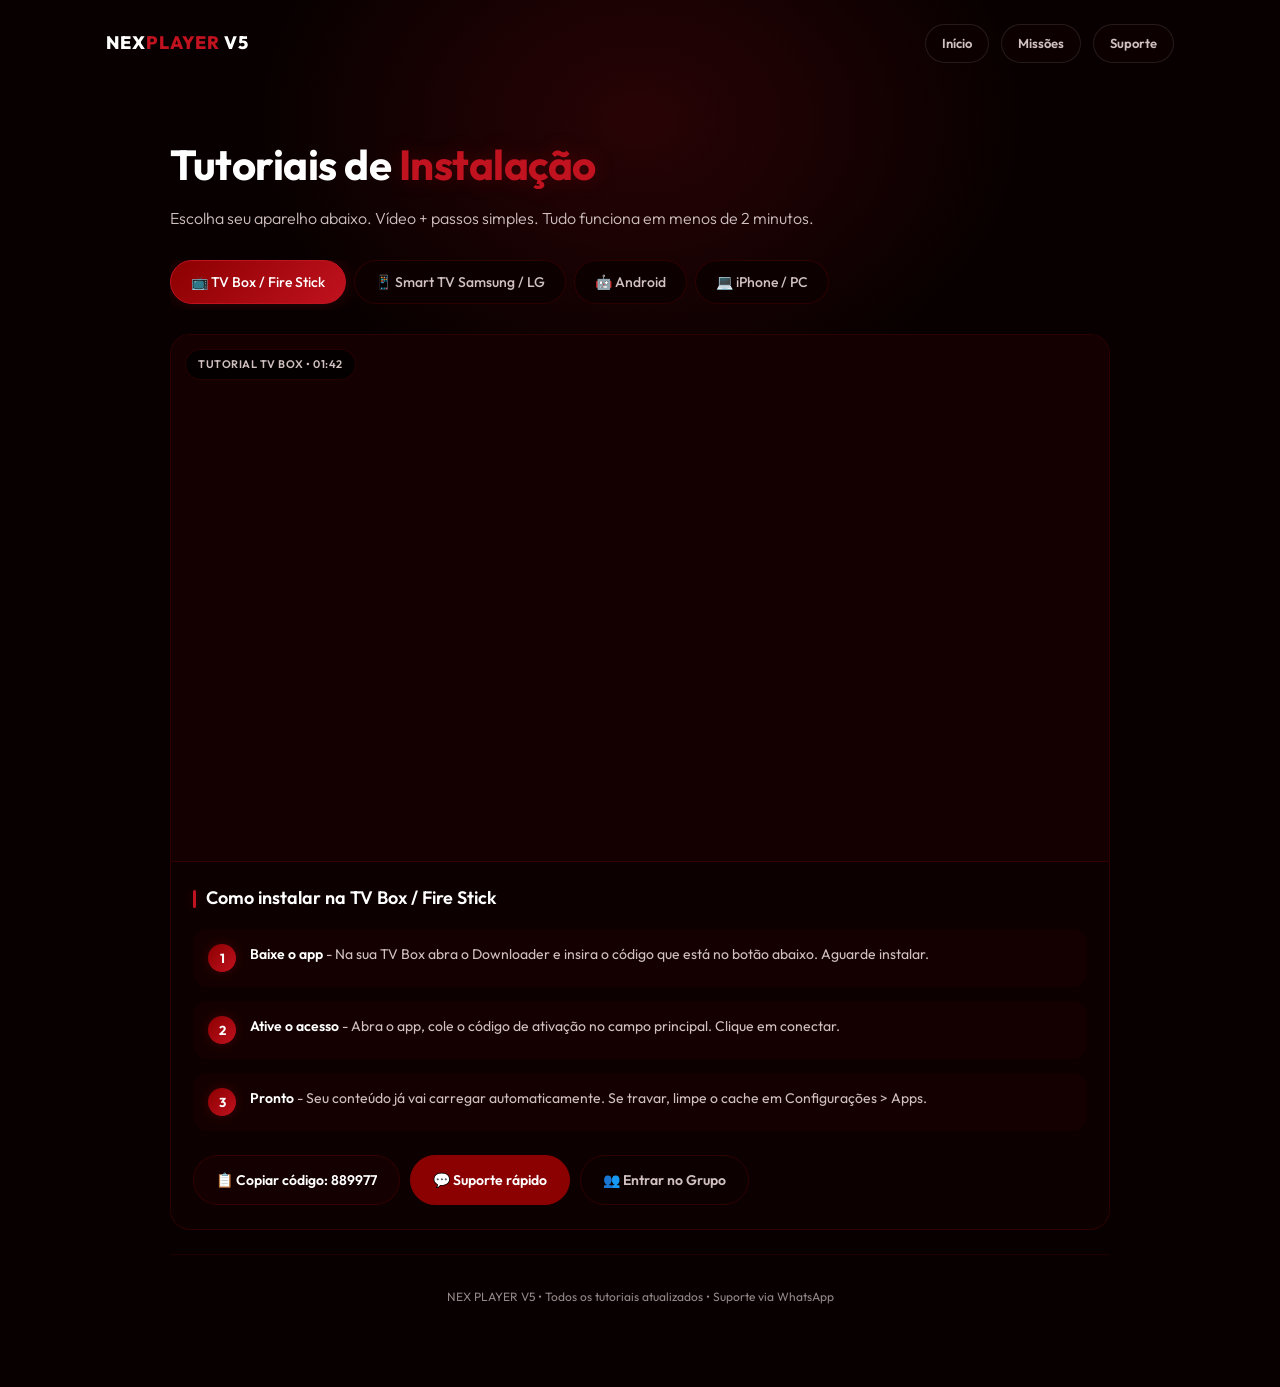
<file: tutoriais.html>
<!DOCTYPE html>
<html lang="pt-BR">
<head>
<meta charset="UTF-8">
<meta name="viewport" content="width=device-width, initial-scale=1.0">
<title>Tutoriais - NEX PLAYER V5</title>
<link rel="preconnect" href="https://fonts.googleapis.com">
<link rel="preconnect" href="https://fonts.gstatic.com" crossorigin>
<link href="https://fonts.googleapis.com/css2?family=Outfit:wght@300;400;500;600;700&display=swap" rel="stylesheet">
<style>
/* ===== VARS COPIADO DE missoes.html - MENU PÍLULA ===== */
:root{
  --bg:#080000;
  --card:#0D0000;
  --card2:#140000;
  --red:#8B0000;
  --red2:#C1121F;
  --red-glow:rgba(193,18,31,0.25);
  --text:#FFFFFF;
  --text2:#D0C0C0;
  --green:#00E676;
  --green-bg:rgba(0,230,118,0.12);
  --radius:18px;
  --border:rgba(139,0,0,0.25);
}
*{margin:0;padding:0;box-sizing:border-box}
body{
  background:var(--bg);
  color:var(--text);
  font-family:'Outfit',sans-serif;
  min-height:100vh;
  overflow-x:hidden;
  -webkit-font-smoothing:antialiased;
  line-height:1.6;
}
body::before{
  content:'';
  position:fixed;top:-20%;left:50%;transform:translateX(-50%);
  width:800px;height:600px;
  background:radial-gradient(ellipse, rgba(193,18,31,0.18) 0%, transparent 70%);
  pointer-events:none;z-index:0;
}
a{text-decoration:none;color:inherit}
.header{
  position:relative;z-index:1;
  padding:24px 16px 12px;
  max-width:1100px;margin:0 auto;
}
.top-nav{
  display:flex;justify-content:space-between;align-items:center;
  margin-bottom:28px;
}
.logo{font-weight:800;font-size:18px;letter-spacing:1px}
.logo span{color:var(--red2)}
.nav-links{display:flex;gap:12px}
.nav-btn{
  padding:8px 16px;border-radius:999px;
  border:1px solid rgba(255,255,255,0.1);
  background:var(--card);color:var(--text2);
  font-size:13px;font-weight:600;
  transition:.2s;
  text-decoration:none;
}
.nav-btn:hover{border-color:var(--red2);color:var(--text)}
.nav-btn.active{background:var(--red);color:#fff;border-color:var(--red)}
.main{max-width:980px;margin:0 auto;padding:28px 20px 48px;position:relative;z-index:1}
.title{
  font-size:clamp(28px,5vw,42px);font-weight:700;letter-spacing:-0.5px;
  margin-bottom:8px;
}
.title b{color:var(--red2);text-shadow:0 0 20px var(--red-glow)}
.subtitle{color:var(--text2);font-size:16px;font-weight:300;margin-bottom:28px}
.tabs-wrap{
  display:flex;gap:8px;overflow:auto;
  padding-bottom:6px;margin-bottom:24px;
  scrollbar-width:none;
}
.tabs-wrap::-webkit-scrollbar{display:none}
.tab-btn{
  white-space:nowrap;
  padding:12px 20px;border-radius:999px;
  background:var(--card);border:1px solid var(--border);
  color:var(--text2);font-family:inherit;font-size:14px;font-weight:500;
  cursor:pointer;transition:.2s;
}
.tab-btn:hover{border-color:var(--red);color:var(--text)}
.tab-btn.active{
  background:linear-gradient(135deg,var(--red),var(--red2));
  color:#fff;border-color:var(--red2);
  box-shadow:0 0 18px var(--red-glow),0 4px 12px rgba(0,0,0,0.4);
}
.card{
  background:var(--card);
  border:1px solid var(--border);
  border-radius:20px;
  overflow:hidden;
  display:none;
  animation:fadeIn .3s ease;
}
.card.active{display:block}
@keyframes fadeIn{from{opacity:0;transform:translateY(6px)}to{opacity:1;transform:translateY(0)}}
.video-box{
  position:relative;
  aspect-ratio:16/9;
  background:var(--card2);
  border-bottom:1px solid var(--border);
}
.video-box iframe{
  width:100%;height:100%;border:0;display:block;
}
.video-badge{
  position:absolute;top:14px;left:14px;
  background:rgba(0,0,0,0.75);backdrop-filter:blur(6px);
  border:1px solid var(--border);
  padding:6px 12px;border-radius:999px;
  font-size:11px;font-weight:600;letter-spacing:0.5px;
  color:var(--text2);
}
.card-body{padding:22px 22px 24px}
.card-body h3{
  font-size:18px;font-weight:600;margin-bottom:16px;
  display:flex;align-items:center;gap:10px;
}
.card-body h3::before{
  content:'';width:3px;height:18px;border-radius:99px;
  background:var(--red2);box-shadow:0 0 10px var(--red-glow);
  display:inline-block;
}
.steps{display:flex;flex-direction:column;gap:14px;margin-bottom:24px}
.step{
  display:flex;gap:14px;
  background:var(--card2);
  border:1px solid transparent;
  border-radius:14px;
  padding:14px;
  transition:.2s;
}
.step:hover{border-color:var(--border)}
.step-num{
  width:28px;height:28px;min-width:28px;
  border-radius:50%;
  background:linear-gradient(135deg,var(--red),var(--red2));
  color:#fff;font-weight:700;font-size:13px;
  display:flex;align-items:center;justify-content:center;
  box-shadow:0 0 12px var(--red-glow);
}
.step p{color:var(--text2);font-size:14px;font-weight:400;line-height:1.5}
.step p strong{color:var(--text);font-weight:600}
.actions{display:flex;flex-wrap:wrap;gap:10px}
.btn{
  padding:13px 22px;border-radius:999px;
  font-family:inherit;font-size:14px;font-weight:600;
  cursor:pointer;text-decoration:none;display:inline-flex;
  align-items:center;justify-content:center;gap:8px;
  border:1px solid var(--border);transition:.2s;
}
.btn-copy{background:var(--card2);color:var(--text);}
.btn-copy:hover{border-color:var(--text2);box-shadow:0 0 14px rgba(255,255,255,0.06)}
.btn-support{background:var(--red);border-color:var(--red);color:#fff;}
.btn-support:hover{background:var(--red2);border-color:var(--red2);box-shadow:0 0 18px var(--red-glow);}
.btn-group{background:transparent;color:var(--text2);}
.btn-group:hover{color:#fff;border-color:var(--red2)}
.toast{
  position:fixed;bottom:24px;left:50%;transform:translateX(-50%) translateY(20px);
  background:var(--card2);border:1px solid var(--border);
  color:var(--text);padding:12px 20px;border-radius:999px;
  font-size:13px;font-weight:500;
  opacity:0;pointer-events:none;transition:.3s;
  box-shadow:0 10px 30px rgba(0,0,0,0.6),0 0 20px var(--red-glow);
  z-index:99;
}
.toast.show{opacity:1;transform:translateX(-50%) translateY(0)}
.footer{
  text-align:center;padding:32px 20px;
  color:var(--text2);font-size:12px;opacity:.7;
  border-top:1px solid var(--border);margin-top:24px;
}
</style>
</head>
<body>

<header class="header"><div class="top-nav"><div class="logo">NEX<span>PLAYER</span> V5</div><div class="nav-links"><a class="nav-btn " href="index.html">Início</a><a class="nav-btn " href="missoes.html">Missões</a><a class="nav-btn" href="https://wa.me/5535991148346" target="_blank">Suporte</a></div></div></header>

<main class="main">
  <h1 class="title">Tutoriais de <b>Instalação</b></h1>
  <p class="subtitle">Escolha seu aparelho abaixo. Vídeo + passos simples. Tudo funciona em menos de 2 minutos.</p>

  <!-- ABAS -->
  <div class="tabs-wrap" role="tablist">
    <button class="tab-btn active" data-tab="tvbox" role="tab">📺 TV Box / Fire Stick</button>
    <button class="tab-btn" data-tab="smarttv" role="tab">📱 Smart TV Samsung / LG</button>
    <button class="tab-btn" data-tab="android" role="tab">🤖 Android</button>
    <button class="tab-btn" data-tab="iphone" role="tab">💻 iPhone / PC</button>
  </div>

  <!-- CONTEÚDO ABA 1 -->
  <section class="card active" id="tab-tvbox" role="tabpanel">
    <div class="video-box">
      <span class="video-badge">TUTORIAL TV BOX • 01:42</span>
      <!-- ✅ CORRETO: use SEMPRE https://www.youtube.com/embed/VIDEOID
           ❌ ERRADO: youtu.be/xxx ou m.youtube.com/watch?v=xxx
           EXEMPLO: se seu link é https://youtu.be/AbCdEfG1234
           USE ASSIM: https://www.youtube.com/embed/AbCdEfG1234 -->
      <iframe src="https://www.youtube.com/embed/xDRky_9YQp8" title="Tutorial TV Box / Fire Stick - NEX PLAYER V5" allow="accelerometer; autoplay; clipboard-write; encrypted-media; gyroscope; picture-in-picture" allowfullscreen loading="lazy"></iframe>
    </div>
    <div class="card-body">
      <h3>Como instalar na TV Box / Fire Stick</h3>
      <div class="steps">
        <div class="step"><div class="step-num">1</div><p><strong>Baixe o app</strong> - Na sua TV Box abra o Downloader e insira o código que está no botão abaixo. Aguarde instalar.</p></div>
        <div class="step"><div class="step-num">2</div><p><strong>Ative o acesso</strong> - Abra o app, cole o código de ativação no campo principal. Clique em conectar.</p></div>
        <div class="step"><div class="step-num">3</div><p><strong>Pronto</strong> - Seu conteúdo já vai carregar automaticamente. Se travar, limpe o cache em Configurações > Apps.</p></div>
      </div>
      <div class="actions">
        <button class="btn btn-copy" data-copy="889977">📋 Copiar código: 889977</button>
        <a class="btn btn-support" href="https://wa.me/5535991148346" target="_blank" rel="noopener">💬 Suporte rápido</a>
        <a class="btn btn-group" href="https://chat.whatsapp.com/EGGDGtcvvYp40EY1rYvP28" target="_blank" rel="noopener">👥 Entrar no Grupo</a>
      </div>
    </div>
  </section>

  <!-- CONTEÚDO ABA 2 -->
  <section class="card" id="tab-smarttv" role="tabpanel">
    <div class="video-box">
      <span class="video-badge">TUTORIAL SMART TV • 01:55</span>
      <!-- ✅ CORRETO: https://www.youtube.com/embed/SEU_ID -->
      <iframe src="https://www.youtube.com/embed/6am_VAb0tag" title="Tutorial Smart TV Samsung LG - NEX PLAYER V5" allow="accelerometer; autoplay; clipboard-write; encrypted-media; gyroscope; picture-in-picture" allowfullscreen loading="lazy"></iframe>
    </div>
    <div class="card-body">
      <h3>Como instalar na Smart TV Samsung / LG</h3>
      <div class="steps">
        <div class="step"><div class="step-num">1</div><p><strong>Abra a loja</strong> - Na sua TV entre na loja de apps (Samsung Store ou LG Store) e procure pelo player indicado no grupo.</p></div>
        <div class="step"><div class="step-num">2</div><p><strong>Insira seu código</strong> - Ao abrir, o app pedirá um código. Use o código copiável abaixo e confirme.</p></div>
        <div class="step"><div class="step-num">3</div><p><strong>Aproveite</strong> - Reinicie a TV após a primeira configuração para garantir fluidez máxima.</p></div>
      </div>
      <div class="actions">
        <button class="btn btn-copy" data-copy="SMART-NEX-V5">📋 Copiar código: SMART-NEX-V5</button>
        <a class="btn btn-support" href="https://wa.me/5535991148346" target="_blank" rel="noopener">💬 Suporte rápido</a>
        <a class="btn btn-group" href="https://chat.whatsapp.com/EGGDGtcvvYp40EY1rYvP28" target="_blank" rel="noopener">👥 Entrar no Grupo</a>
      </div>
    </div>
  </section>

  <!-- CONTEÚDO ABA 3 -->
  <section class="card" id="tab-android" role="tabpanel">
    <div class="video-box">
      <span class="video-badge">TUTORIAL ANDROID • 01:12</span>
      <!-- ✅ CORRETO: https://www.youtube.com/embed/SEU_ID -->
      <iframe src="https://www.youtube.com/embed/93jzEBAfSnQ" title="Tutorial Android - NEX PLAYER V5" allow="accelerometer; autoplay; clipboard-write; encrypted-media; gyroscope; picture-in-picture" allowfullscreen loading="lazy"></iframe>
    </div>
    <div class="card-body">
      <h3>Como instalar no Android (Celular / Tablet)</h3>
      <div class="steps">
        <div class="step"><div class="step-num">1</div><p><strong>Baixe o APK</strong> - Clique no botão copiar e use o link que enviamos no grupo. Permita instalar de fontes desconhecidas.</p></div>
        <div class="step"><div class="step-num">2</div><p><strong>Libere o acesso</strong> - Abra o aplicativo, cole seu código pessoal e aguarde a sincronização automática.</p></div>
        <div class="step"><div class="step-num">3</div><p><strong>Ative o modo leve</strong> - Dentro do app vá em Configurações e ative economia de dados para rodar liso até no 4G.</p></div>
      </div>
      <div class="actions">
        <button class="btn btn-copy" data-copy="ANDROID-2025-V5">📋 Copiar código: ANDROID-2025-V5</button>
        <a class="btn btn-support" href="https://wa.me/5535991148346" target="_blank" rel="noopener">💬 Suporte rápido</a>
        <a class="btn btn-group" href="https://chat.whatsapp.com/EGGDGtcvvYp40EY1rYvP28" target="_blank" rel="noopener">👥 Entrar no Grupo</a>
      </div>
    </div>
  </section>

  <!-- CONTEÚDO ABA 4 -->
  <section class="card" id="tab-iphone" role="tabpanel">
    <div class="video-box">
      <span class="video-badge">TUTORIAL IPHONE / PC • 02:05</span>
      <!-- ✅ CORRETO: https://www.youtube.com/embed/SEU_ID -->
      <iframe src="https://www.youtube.com/embed/2pMCNqplbNQ" title="Tutorial iPhone e PC - NEX PLAYER V5" allow="accelerometer; autoplay; clipboard-write; encrypted-media; gyroscope; picture-in-picture" allowfullscreen loading="lazy"></iframe>
    </div>
    <div class="card-body">
      <h3>Como instalar no iPhone / PC (Windows / Mac)</h3>
      <div class="steps">
        <div class="step"><div class="step-num">1</div><p><strong>iPhone:</strong> Baixe o app pela App Store (link no grupo). No PC acesse o painel web pelo navegador.</p></div>
        <div class="step"><div class="step-num">2</div><p><strong>Login universal</strong> - Use o mesmo código em qualquer aparelho. Copie e cole, sem digitar tudo.</p></div>
        <div class="step"><div class="step-num">3</div><p><strong>Sincronizado</strong> - Seu acesso fica salvo e pronto para uso. Precisou de ajuda? Chame o suporte.</p></div>
      </div>
      <div class="actions">
        <button class="btn btn-copy" data-copy="https://painel.nexplayerv5.com">📋 Copiar link do painel</button>
        <a class="btn btn-support" href="https://wa.me/5535991148346" target="_blank" rel="noopener">💬 Suporte rápido</a>
        <a class="btn btn-group" href="https://chat.whatsapp.com/EGGDGtcvvYp40EY1rYvP28" target="_blank" rel="noopener">👥 Entrar no Grupo</a>
      </div>
    </div>
  </section>

  <footer class="footer">NEX PLAYER V5 • Todos os tutoriais atualizados • Suporte via WhatsApp</footer>
</main>

<div class="toast" id="toast">Copiado com sucesso!</div>

<script>
/* JS ULTRA LEVE - SEM LIBS, SEM LOOP PESADO */

// Troca de abas - mobile first, 1 listener
const tabBtns = document.querySelectorAll('.tab-btn');
const cards = document.querySelectorAll('.card');

tabBtns.forEach(btn=>{
  btn.addEventListener('click',()=>{
    const target = btn.dataset.tab;
    // ativa btn
    tabBtns.forEach(b=>b.classList.remove('active'));
    btn.classList.add('active');
    // ativa card
    cards.forEach(c=>c.classList.remove('active'));
    document.getElementById('tab-'+target).classList.add('active');
    // scroll suave no mobile
    if(window.innerWidth < 720){
      document.getElementById('tab-'+target).scrollIntoView({behavior:'smooth',block:'start'});
    }
  });
});

// Copiar código - clipboard leve
const toast = document.getElementById('toast');
function showToast(msg){
  toast.textContent = msg;
  toast.classList.add('show');
  setTimeout(()=>toast.classList.remove('show'),2200);
}
document.querySelectorAll('[data-copy]').forEach(b=>{
  b.addEventListener('click', async ()=>{
    const code = b.getAttribute('data-copy');
    try{
      await navigator.clipboard.writeText(code);
      showToast('✅ Código copiado: ' + code);
    }catch(e){
      // fallback
      const inp = document.createElement('input');
      inp.value = code;
      document.body.appendChild(inp);
      inp.select();
      document.execCommand('copy');
      inp.remove();
      showToast('✅ Código copiado: ' + code);
    }
  });
});
</script>
</body>
</html>
</file>
